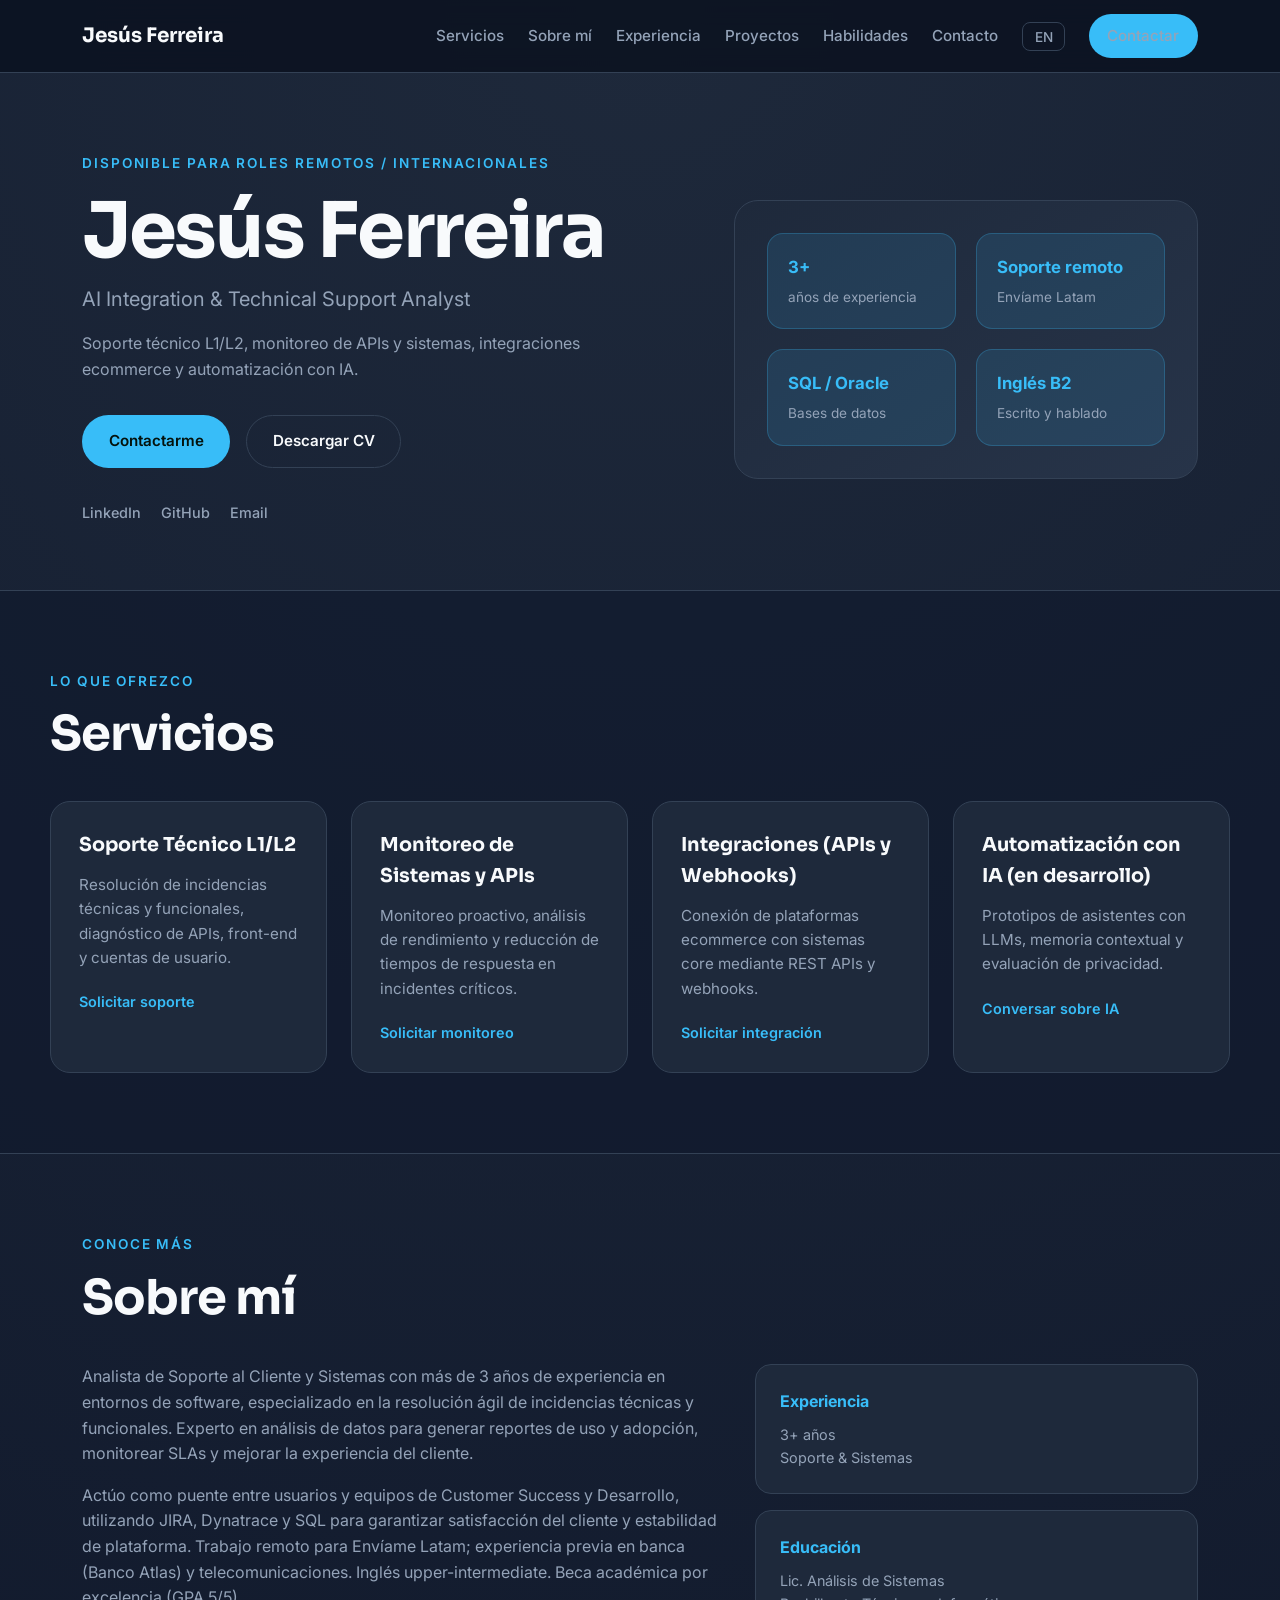
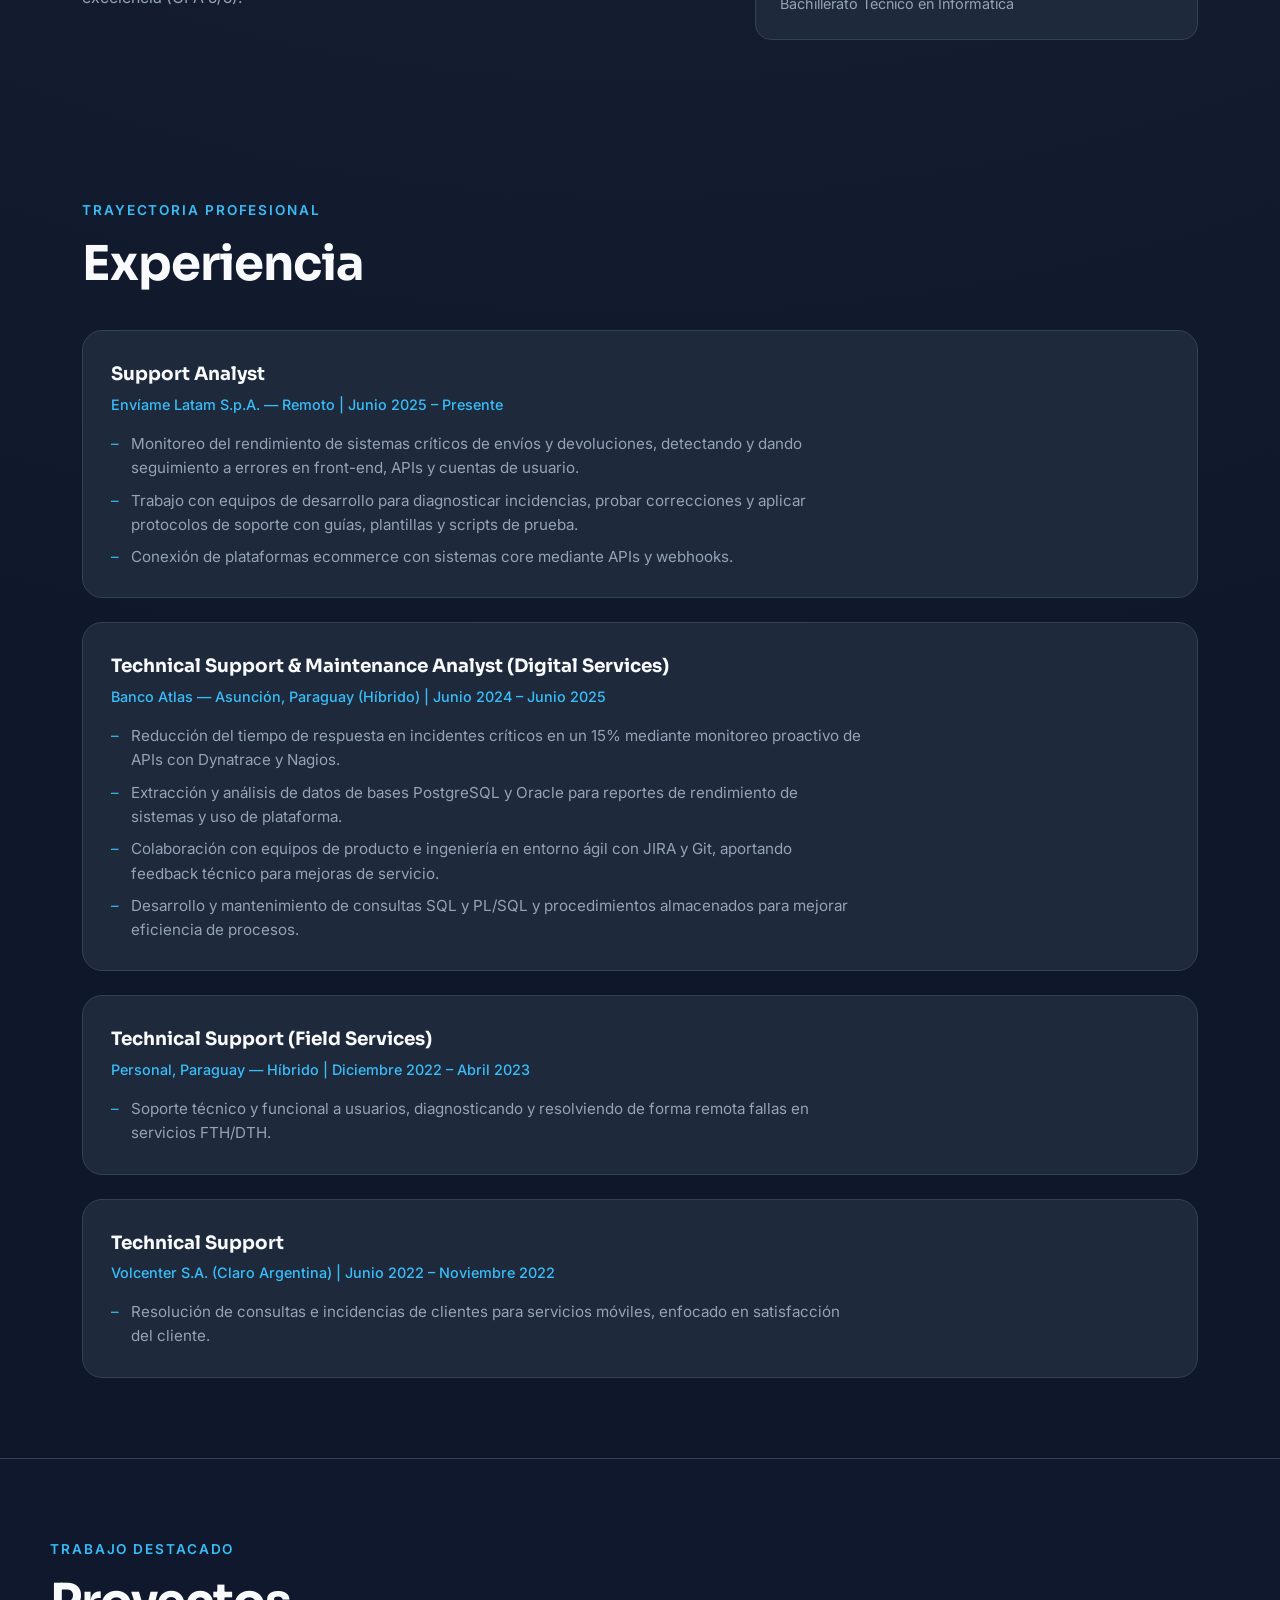
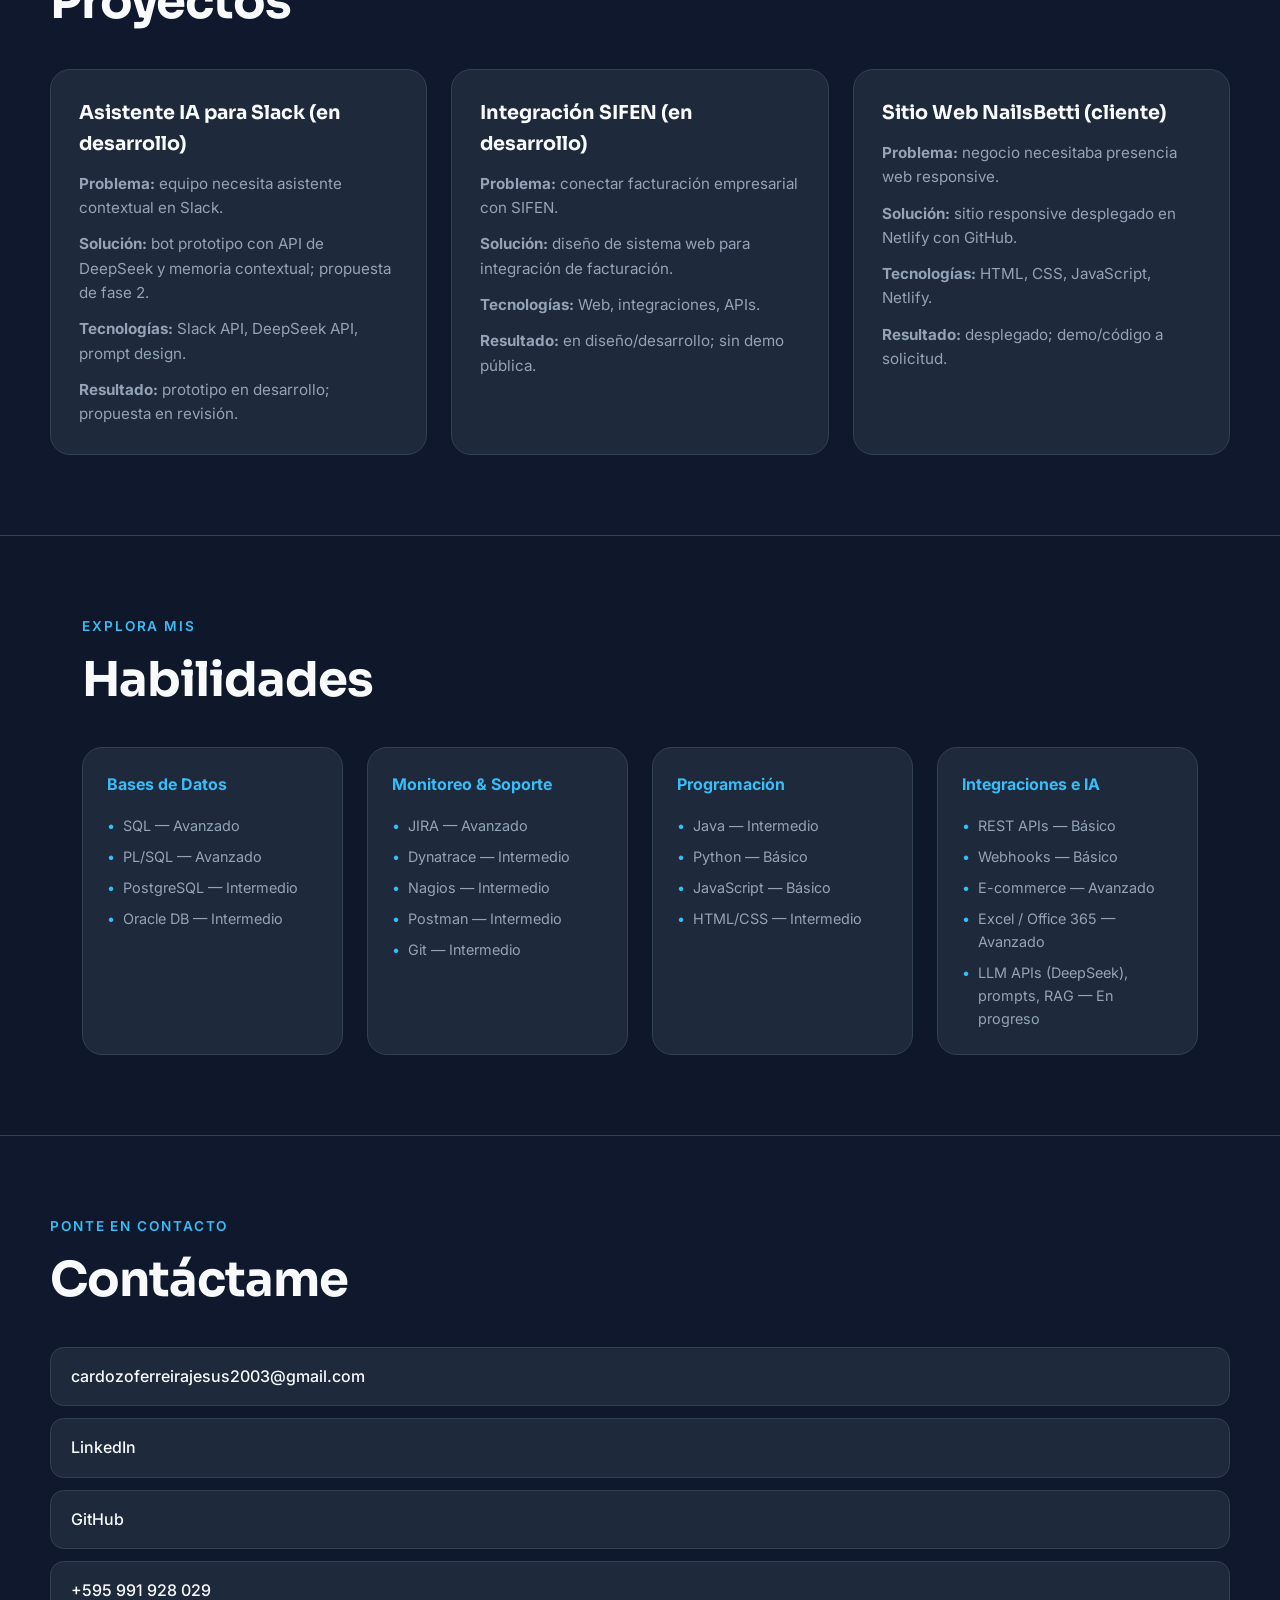
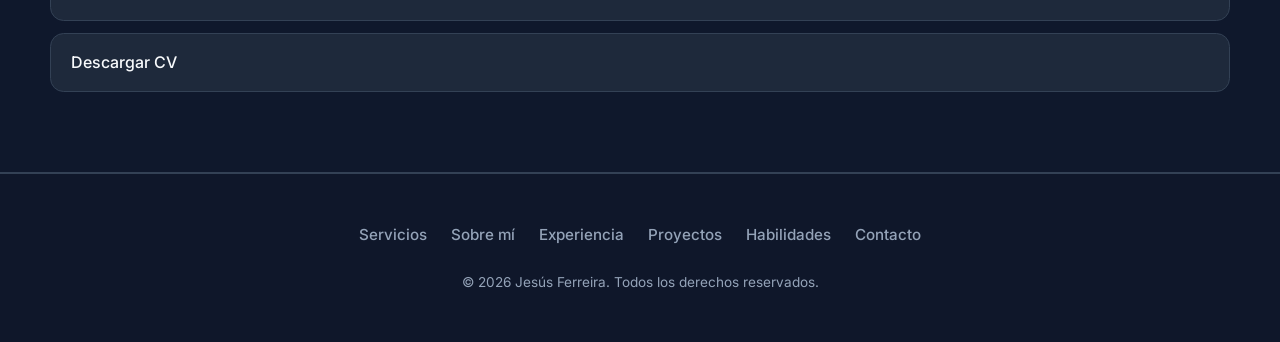
<file: index.html>
<!DOCTYPE html>
<html lang="es">
<head>
    <meta charset="UTF-8">
    <meta name="viewport" content="width=device-width, initial-scale=1.0">
    <title>Jesús Ferreira | Analista de Soporte Técnico e Integraciones</title>
    <meta name="description" content="Portafolio de Jesús Ferreira: soporte técnico remoto, monitoreo, integraciones API/webhook y automatización con IA.">
    <meta name="author" content="Jesús Antonio Ferreira Cardozo">
    <meta name="theme-color" content="#0f172a">
        <link rel="canonical" href="https://jesusantonioferreiracardozo.netlify.app/">
    <link rel="alternate" hreflang="es" href="https://jesusantonioferreiracardozo.netlify.app/">
    <link rel="alternate" hreflang="en" href="https://jesusantonioferreiracardozo.netlify.app/en/">

    <meta property="og:type" content="website">
    <meta property="og:locale" content="es_PY">
    <meta property="og:title" content="Jesús Ferreira | Analista de Soporte Técnico e Integraciones">
    <meta property="og:description" content="Soporte remoto L1/L2, monitoreo de sistemas/APIs, integraciones ecommerce y automatización con IA.">
    <meta property="og:image" content="https://jesusantonioferreiracardozo.netlify.app/assets/profile-pic.png">
    <meta property="og:url" content="https://jesusantonioferreiracardozo.netlify.app/">
    <meta name="twitter:card" content="summary">

    <link rel="stylesheet" href="style.css">
    <link rel="stylesheet" href="mediaqueries.css">

    <script type="application/ld+json">
    {
      "@context": "https://schema.org",
      "@type": "Person",
      "name": "Jesús Antonio Ferreira Cardozo",
      "alternateName": "Jesús Ferreira",
      "jobTitle": "AI Integration & Technical Support Analyst",
      "email": "mailto:cardozoferreirajesus2003@gmail.com",
      "telephone": "+595991928029",
      "url": "https://jesusantonioferreiracardozo.netlify.app/",
      "address": {"@type": "PostalAddress", "addressLocality": "San Lorenzo", "addressCountry": "PY"},
      "sameAs": ["https://www.linkedin.com/in/jes%C3%BAs-ferreira-cardozo-a3a8511b9/", "https://github.com/jesussferreira"],
      "knowsLanguage": ["Spanish", "English"],
      "alumniOf": "Universidad Tecnológica Intercontinental (UTIC)"
    }
    </script>
</head>
<body>
    <a class="skip-link" href="#contenido">Saltar al contenido</a>

    <header class="site-header">
        <nav class="site-nav" aria-label="Navegación principal">
            <a class="logo" href="#inicio">Jesús Ferreira</a>
            <button class="menu-toggle" type="button" aria-label="Abrir menú" aria-expanded="false" aria-controls="menu-movil">
                <span></span><span></span><span></span>
            </button>
            <ul class="nav-list" id="menu-movil">
                <li><a href="#servicios">Servicios</a></li>
                <li><a href="#sobre-mi">Sobre mí</a></li>
                <li><a href="#experiencia">Experiencia</a></li>
                <li><a href="#proyectos">Proyectos</a></li>
                <li><a href="#habilidades">Habilidades</a></li>
                <li><a href="#contacto">Contacto</a></li>
                <li class="lang-switch"><a href="./en/" lang="en" hreflang="en">EN</a></li>
                <li class="nav-cta"><a class="btn btn-primary btn-small" href="#contacto">Contactar</a></li>
            </ul>
        </nav>
    </header>

    <main id="contenido">
        <section id="inicio" class="hero">
            <div class="hero-copy">
                <p class="eyebrow">Disponible para roles remotos / internacionales</p>
                <h1>Jesús Ferreira</h1>
                <p class="hero-role">AI Integration & Technical Support Analyst</p>
                <p class="hero-text">
                    Soporte técnico L1/L2, monitoreo de APIs y sistemas,
                    integraciones ecommerce y automatización con IA.
                </p>
                <div class="hero-actions">
                    <a class="btn btn-primary" href="#contacto">Contactarme</a>
                    <a class="btn btn-secondary" href="./assets/Jesus%20Ferreira.pdf" target="_blank" rel="noopener noreferrer">Descargar CV</a>
                </div>
                <ul class="social-links" aria-label="Redes">
                    <li><a href="https://www.linkedin.com/in/jes%C3%BAs-ferreira-cardozo-a3a8511b9/" target="_blank" rel="noopener noreferrer">LinkedIn</a></li>
                    <li><a href="https://github.com/jesussferreira" target="_blank" rel="noopener noreferrer">GitHub</a></li>
                    <li><a href="mailto:cardozoferreirajesus2003@gmail.com">Email</a></li>
                </ul>
            </div>
            <aside class="hero-panel" aria-label="Resumen profesional">
                <div class="metric"><strong>3+</strong><span>años de experiencia</span></div>
                <div class="metric"><strong>Soporte remoto</strong><span>Envíame Latam</span></div>
                <div class="metric"><strong>SQL / Oracle</strong><span>Bases de datos</span></div>
                <div class="metric"><strong>Inglés B2</strong><span>Escrito y hablado</span></div>
            </aside>
        </section>

        <section id="servicios" class="section section-alt">
            <div class="section-heading">
                <p class="eyebrow">Lo que ofrezco</p>
                <h2>Servicios</h2>
            </div>
            <div class="card-grid">
                <article class="card">
                    <h3>Soporte Técnico L1/L2</h3>
                    <p>Resolución de incidencias técnicas y funcionales, diagnóstico de APIs, front-end y cuentas de usuario.</p>
                    <a class="card-link" href="#contacto">Solicitar soporte</a>
                </article>
                <article class="card">
                    <h3>Monitoreo de Sistemas y APIs</h3>
                    <p>Monitoreo proactivo, análisis de rendimiento y reducción de tiempos de respuesta en incidentes críticos.</p>
                    <a class="card-link" href="#contacto">Solicitar monitoreo</a>
                </article>
                <article class="card">
                    <h3>Integraciones (APIs y Webhooks)</h3>
                    <p>Conexión de plataformas ecommerce con sistemas core mediante REST APIs y webhooks.</p>
                    <a class="card-link" href="#contacto">Solicitar integración</a>
                </article>
                <article class="card">
                    <h3>Automatización con IA (en desarrollo)</h3>
                    <p>Prototipos de asistentes con LLMs, memoria contextual y evaluación de privacidad.</p>
                    <a class="card-link" href="#contacto">Conversar sobre IA</a>
                </article>
            </div>
        </section>

        <section id="sobre-mi" class="section">
            <div class="section-heading single">
                <p class="eyebrow">Conoce más</p>
                <h2>Sobre mí</h2>
            </div>
            <div class="about-layout">
                <div class="about-text">
                    <p>
                        Analista de Soporte al Cliente y Sistemas con más de 3 años de experiencia en entornos de software,
                        especializado en la resolución ágil de incidencias técnicas y funcionales. Experto en análisis de datos
                        para generar reportes de uso y adopción, monitorear SLAs y mejorar la experiencia del cliente.
                    </p>
                    <p>
                        Actúo como puente entre usuarios y equipos de Customer Success y Desarrollo, utilizando JIRA,
                        Dynatrace y SQL para garantizar satisfacción del cliente y estabilidad de plataforma.
                        Trabajo remoto para Envíame Latam; experiencia previa en banca (Banco Atlas) y telecomunicaciones.
                        Inglés upper-intermediate. Beca académica por excelencia (GPA 5/5).
                    </p>
                </div>
                <div class="about-cards">
                    <div class="mini-card">
                        <h3>Experiencia</h3>
                        <p>3+ años<br>Soporte & Sistemas</p>
                    </div>
                    <div class="mini-card">
                        <h3>Educación</h3>
                        <p>Lic. Análisis de Sistemas<br>Bachillerato Técnico en Informática</p>
                    </div>
                </div>
            </div>
        </section>

        <section id="experiencia" class="section">
            <div class="section-heading">
                <p class="eyebrow">Trayectoria profesional</p>
                <h2>Experiencia</h2>
            </div>
            <div class="experience-list">
                <article class="experience-item">
                    <div class="experience-head">
                        <h3>Support Analyst</h3>
                        <p class="experience-meta">Envíame Latam S.p.A. — Remoto | Junio 2025 – Presente</p>
                    </div>
                    <ul>
                        <li>Monitoreo del rendimiento de sistemas críticos de envíos y devoluciones, detectando y dando seguimiento a errores en front-end, APIs y cuentas de usuario.</li>
                        <li>Trabajo con equipos de desarrollo para diagnosticar incidencias, probar correcciones y aplicar protocolos de soporte con guías, plantillas y scripts de prueba.</li>
                        <li>Conexión de plataformas ecommerce con sistemas core mediante APIs y webhooks.</li>
                    </ul>
                </article>
                <article class="experience-item">
                    <div class="experience-head">
                        <h3>Technical Support & Maintenance Analyst (Digital Services)</h3>
                        <p class="experience-meta">Banco Atlas — Asunción, Paraguay (Híbrido) | Junio 2024 – Junio 2025</p>
                    </div>
                    <ul>
                        <li>Reducción del tiempo de respuesta en incidentes críticos en un 15% mediante monitoreo proactivo de APIs con Dynatrace y Nagios.</li>
                        <li>Extracción y análisis de datos de bases PostgreSQL y Oracle para reportes de rendimiento de sistemas y uso de plataforma.</li>
                        <li>Colaboración con equipos de producto e ingeniería en entorno ágil con JIRA y Git, aportando feedback técnico para mejoras de servicio.</li>
                        <li>Desarrollo y mantenimiento de consultas SQL y PL/SQL y procedimientos almacenados para mejorar eficiencia de procesos.</li>
                    </ul>
                </article>
                <article class="experience-item">
                    <div class="experience-head">
                        <h3>Technical Support (Field Services)</h3>
                        <p class="experience-meta">Personal, Paraguay — Híbrido | Diciembre 2022 – Abril 2023</p>
                    </div>
                    <ul>
                        <li>Soporte técnico y funcional a usuarios, diagnosticando y resolviendo de forma remota fallas en servicios FTH/DTH.</li>
                    </ul>
                </article>
                <article class="experience-item">
                    <div class="experience-head">
                        <h3>Technical Support</h3>
                        <p class="experience-meta">Volcenter S.A. (Claro Argentina) | Junio 2022 – Noviembre 2022</p>
                    </div>
                    <ul>
                        <li>Resolución de consultas e incidencias de clientes para servicios móviles, enfocado en satisfacción del cliente.</li>
                    </ul>
                </article>
            </div>
        </section>

        <section id="proyectos" class="section section-alt">
            <div class="section-heading">
                <p class="eyebrow">Trabajo destacado</p>
                <h2>Proyectos</h2>
            </div>
            <div class="card-grid">
                <article class="card">
                    <h3>Asistente IA para Slack (en desarrollo)</h3>
                    <p><strong>Problema:</strong> equipo necesita asistente contextual en Slack.</p>
                    <p><strong>Solución:</strong> bot prototipo con API de DeepSeek y memoria contextual; propuesta de fase 2.</p>
                    <p><strong>Tecnologías:</strong> Slack API, DeepSeek API, prompt design.</p>
                    <p><strong>Resultado:</strong> prototipo en desarrollo; propuesta en revisión.</p>
                </article>
                <article class="card">
                    <h3>Integración SIFEN (en desarrollo)</h3>
                    <p><strong>Problema:</strong> conectar facturación empresarial con SIFEN.</p>
                    <p><strong>Solución:</strong> diseño de sistema web para integración de facturación.</p>
                    <p><strong>Tecnologías:</strong> Web, integraciones, APIs.</p>
                    <p><strong>Resultado:</strong> en diseño/desarrollo; sin demo pública.</p>
                </article>
                <article class="card">
                    <h3>Sitio Web NailsBetti (cliente)</h3>
                    <p><strong>Problema:</strong> negocio necesitaba presencia web responsive.</p>
                    <p><strong>Solución:</strong> sitio responsive desplegado en Netlify con GitHub.</p>
                    <p><strong>Tecnologías:</strong> HTML, CSS, JavaScript, Netlify.</p>
                    <p><strong>Resultado:</strong> desplegado; demo/código a solicitud.</p>
                </article>
            </div>
        </section>

        <section id="habilidades" class="section">
            <div class="section-heading">
                <p class="eyebrow">Explora mis</p>
                <h2>Habilidades</h2>
            </div>
            <div class="skills-groups">
                <div class="skill-group">
                    <h3>Bases de Datos</h3>
                    <ul>
                        <li>SQL — Avanzado</li>
                        <li>PL/SQL — Avanzado</li>
                        <li>PostgreSQL — Intermedio</li>
                        <li>Oracle DB — Intermedio</li>
                    </ul>
                </div>
                <div class="skill-group">
                    <h3>Monitoreo & Soporte</h3>
                    <ul>
                        <li>JIRA — Avanzado</li>
                        <li>Dynatrace — Intermedio</li>
                        <li>Nagios — Intermedio</li>
                        <li>Postman — Intermedio</li>
                        <li>Git — Intermedio</li>
                    </ul>
                </div>
                <div class="skill-group">
                    <h3>Programación</h3>
                    <ul>
                        <li>Java — Intermedio</li>
                        <li>Python — Básico</li>
                        <li>JavaScript — Básico</li>
                        <li>HTML/CSS — Intermedio</li>
                    </ul>
                </div>
                <div class="skill-group">
                    <h3>Integraciones e IA</h3>
                    <ul>
                        <li>REST APIs — Básico</li>
                        <li>Webhooks — Básico</li>
                        <li>E-commerce — Avanzado</li>
                        <li>Excel / Office 365 — Avanzado</li>
                        <li>LLM APIs (DeepSeek), prompts, RAG — En progreso</li>
                    </ul>
                </div>
            </div>
        </section>

        <section id="contacto" class="section section-alt">
            <div class="section-heading">
                <p class="eyebrow">Ponte en contacto</p>
                <h2>Contáctame</h2>
            </div>
            <div class="contact-info">
                <a href="mailto:cardozoferreirajesus2003@gmail.com">cardozoferreirajesus2003@gmail.com</a>
                <a href="https://www.linkedin.com/in/jes%C3%BAs-ferreira-cardozo-a3a8511b9/" target="_blank" rel="noopener noreferrer">LinkedIn</a>
                <a href="https://github.com/jesussferreira" target="_blank" rel="noopener noreferrer">GitHub</a>
                <a href="tel:+595991928029">+595 991 928 029</a>
                <a href="./assets/Jesus%20Ferreira.pdf" target="_blank" rel="noopener noreferrer">Descargar CV</a>
            </div>
        </section>
    </main>

    <footer class="site-footer">
        <nav aria-label="Navegación secundaria">
            <ul class="nav-list center">
                <li><a href="#servicios">Servicios</a></li>
                <li><a href="#sobre-mi">Sobre mí</a></li>
                <li><a href="#experiencia">Experiencia</a></li>
                <li><a href="#proyectos">Proyectos</a></li>
                <li><a href="#habilidades">Habilidades</a></li>
                <li><a href="#contacto">Contacto</a></li>
            </ul>
        </nav>
        <p>© 2026 Jesús Ferreira. Todos los derechos reservados.</p>
    </footer>

    <script src="script.js"></script>
</body>
</html>
</file>
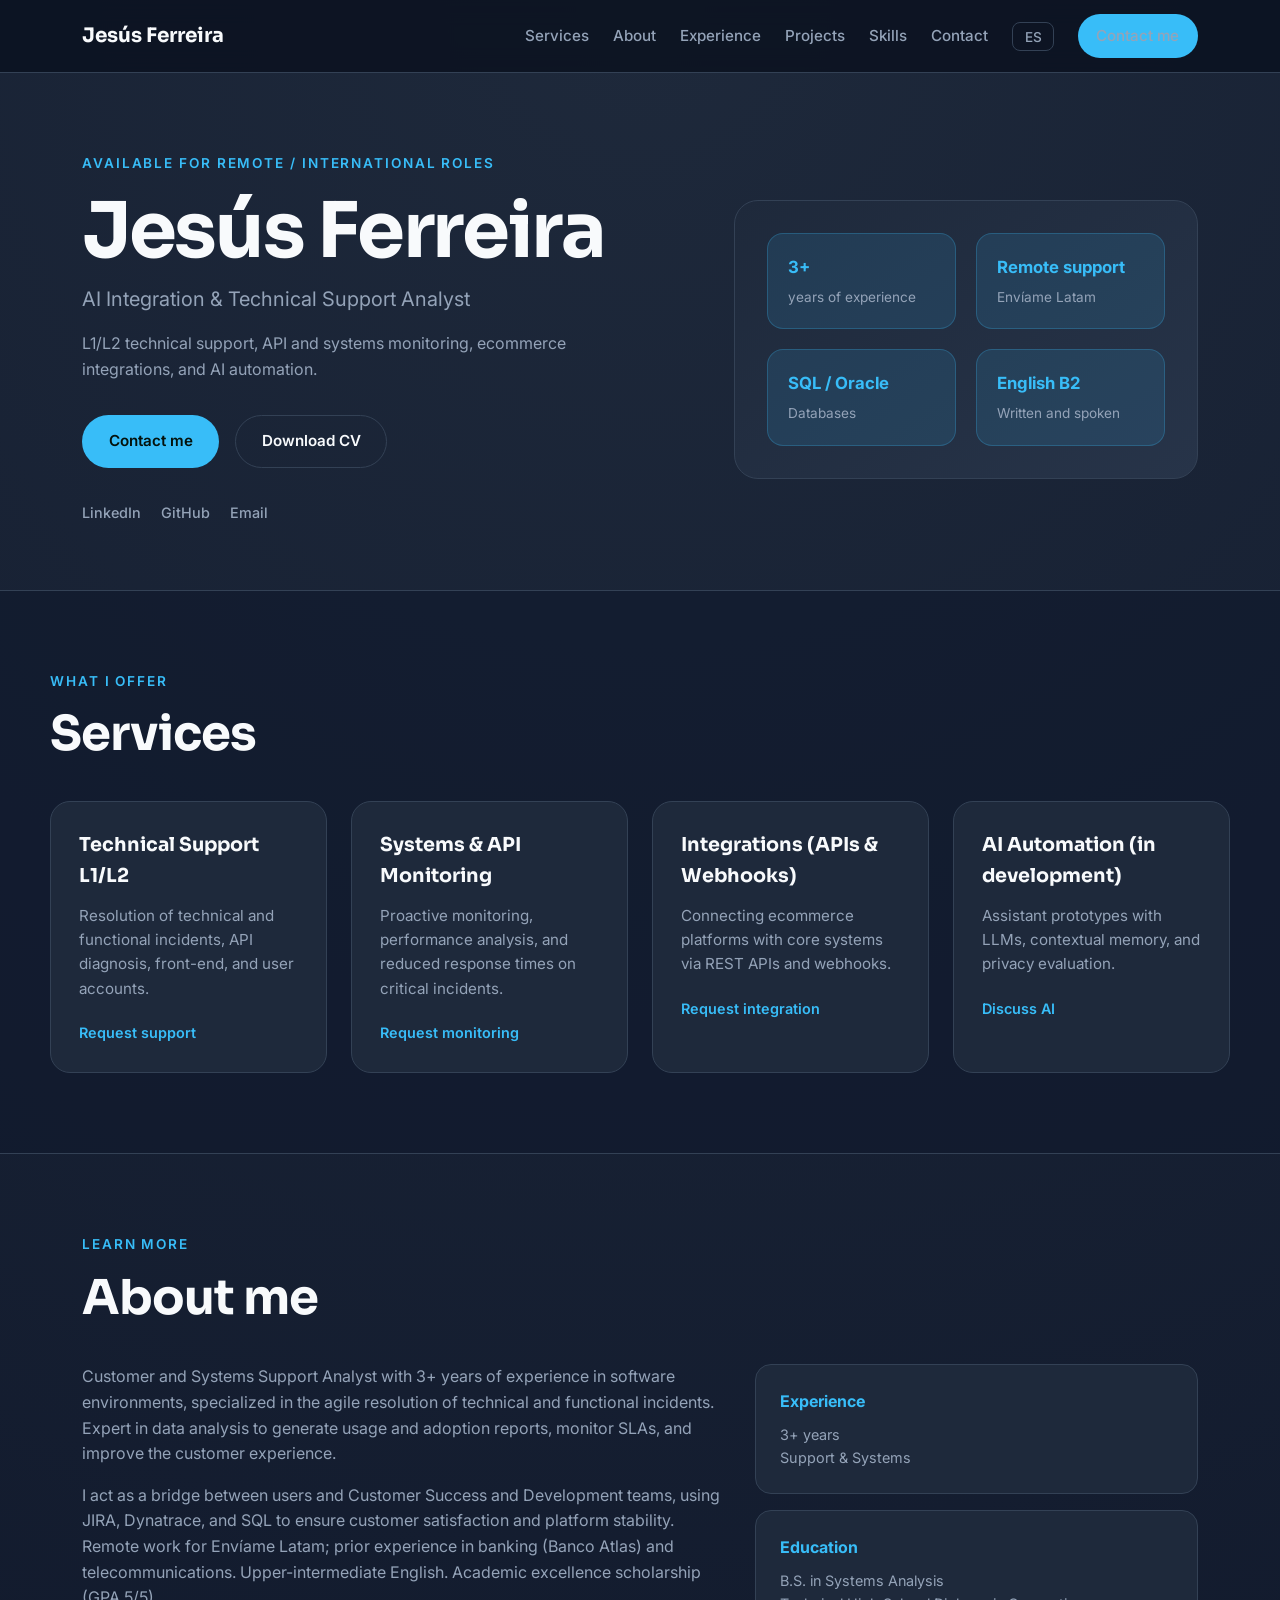
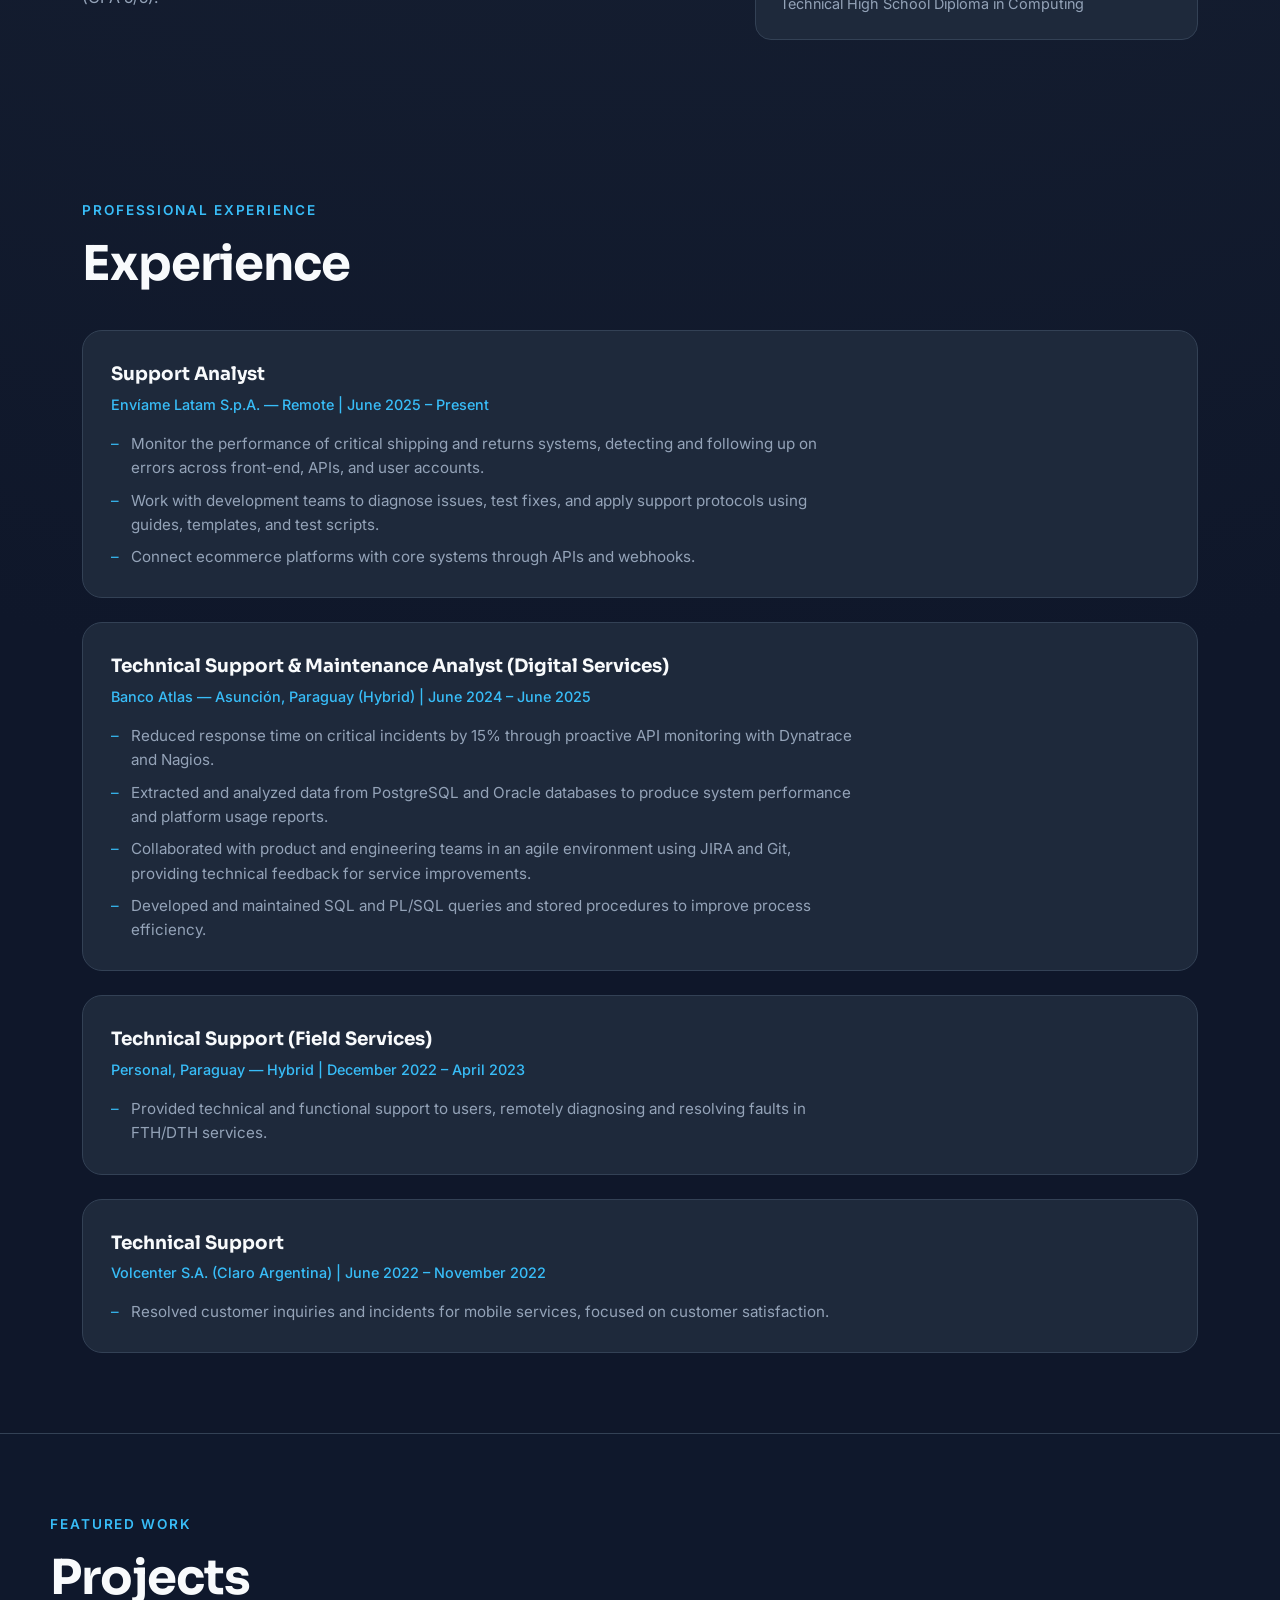
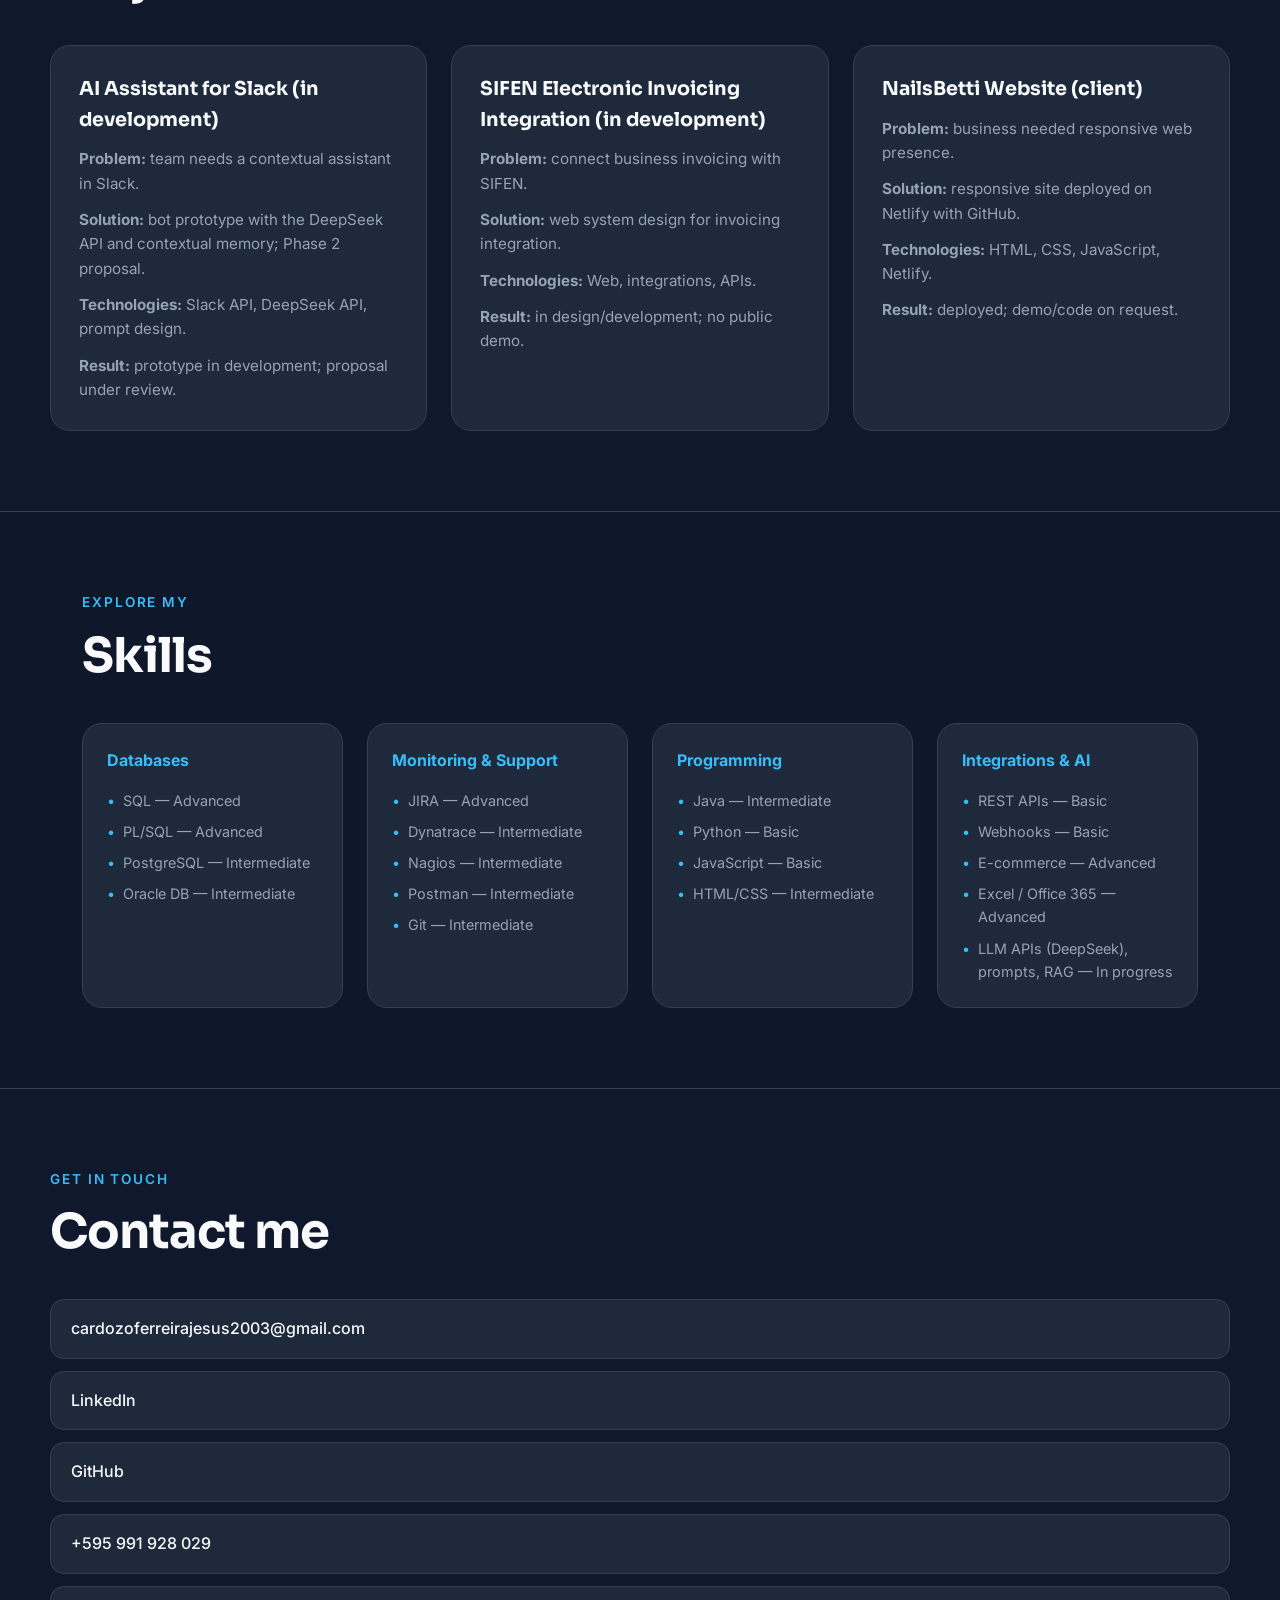
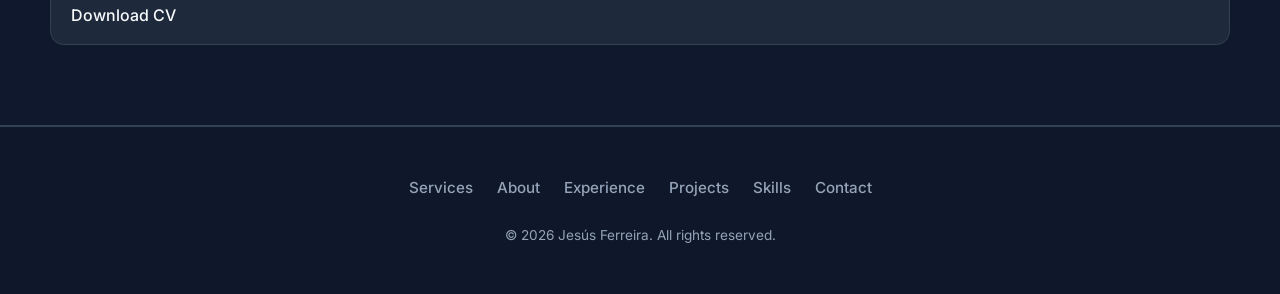
<file: en/index.html>
<!DOCTYPE html>
<html lang="en">
<head>
    <meta charset="UTF-8">
    <meta name="viewport" content="width=device-width, initial-scale=1.0">
    <title>Jesús Ferreira | Technical Support & Integrations Analyst</title>
    <meta name="description" content="Portfolio of Jesús Ferreira: remote technical support, system monitoring, API/webhook integrations, and AI automation.">
    <meta name="author" content="Jesús Antonio Ferreira Cardozo">
    <meta name="theme-color" content="#0f172a">
    <link rel="canonical" href="https://jesusantonioferreiracardozo.netlify.app/en/">
    <link rel="alternate" hreflang="es" href="https://jesusantonioferreiracardozo.netlify.app/">
    <link rel="alternate" hreflang="en" href="https://jesusantonioferreiracardozo.netlify.app/en/">

    <meta property="og:type" content="website">
    <meta property="og:locale" content="en_US">
    <meta property="og:title" content="Jesús Ferreira | Technical Support & Integrations Analyst">
    <meta property="og:description" content="Remote L1/L2 support, system/API monitoring, ecommerce integrations, and AI automation.">
    <meta property="og:image" content="https://jesusantonioferreiracardozo.netlify.app/assets/profile-pic.png">
    <meta property="og:url" content="https://jesusantonioferreiracardozo.netlify.app/en/">
    <meta name="twitter:card" content="summary">

    <link rel="stylesheet" href="../style.css">
    <link rel="stylesheet" href="../mediaqueries.css">

    <script type="application/ld+json">
    {
      "@context": "https://schema.org",
      "@type": "Person",
      "name": "Jesús Antonio Ferreira Cardozo",
      "alternateName": "Jesús Ferreira",
      "jobTitle": "AI Integration & Technical Support Analyst",
      "email": "mailto:cardozoferreirajesus2003@gmail.com",
      "telephone": "+595991928029",
      "url": "https://jesusantonioferreiracardozo.netlify.app/en/",
      "address": {"@type": "PostalAddress", "addressLocality": "San Lorenzo", "addressCountry": "PY"},
      "sameAs": ["https://www.linkedin.com/in/jes%C3%BAs-ferreira-cardozo-a3a8511b9/", "https://github.com/jesussferreira"],
      "knowsLanguage": ["Spanish", "English"],
      "alumniOf": "Universidad Tecnológica Intercontinental (UTIC)"
    }
    </script>
</head>
<body>
    <a class="skip-link" href="#contenido">Skip to content</a>

    <header class="site-header">
        <nav class="site-nav" aria-label="Main navigation">
            <a class="logo" href="#inicio">Jesús Ferreira</a>
            <button class="menu-toggle" type="button" aria-label="Open menu" aria-expanded="false" aria-controls="menu-movil">
                <span></span><span></span><span></span>
            </button>
            <ul class="nav-list" id="menu-movil">
                <li><a href="#servicios">Services</a></li>
                <li><a href="#sobre-mi">About</a></li>
                <li><a href="#experiencia">Experience</a></li>
                <li><a href="#proyectos">Projects</a></li>
                <li><a href="#habilidades">Skills</a></li>
                <li><a href="#contacto">Contact</a></li>
                <li class="lang-switch"><a href="../" lang="es" hreflang="es">ES</a></li>
                <li class="nav-cta"><a class="btn btn-primary btn-small" href="#contacto">Contact me</a></li>
            </ul>
        </nav>
    </header>

    <main id="contenido">
        <section id="inicio" class="hero">
            <div class="hero-copy">
                <p class="eyebrow">Available for remote / international roles</p>
                <h1>Jesús Ferreira</h1>
                <p class="hero-role">AI Integration & Technical Support Analyst</p>
                <p class="hero-text">
                    L1/L2 technical support, API and systems monitoring,
                    ecommerce integrations, and AI automation.
                </p>
                <div class="hero-actions">
                    <a class="btn btn-primary" href="#contacto">Contact me</a>
                    <a class="btn btn-secondary" href="../assets/Jesus%20Ferreira.pdf" target="_blank" rel="noopener noreferrer">Download CV</a>
                </div>
                <ul class="social-links" aria-label="Social links">
                    <li><a href="https://www.linkedin.com/in/jes%C3%BAs-ferreira-cardozo-a3a8511b9/" target="_blank" rel="noopener noreferrer">LinkedIn</a></li>
                    <li><a href="https://github.com/jesussferreira" target="_blank" rel="noopener noreferrer">GitHub</a></li>
                    <li><a href="mailto:cardozoferreirajesus2003@gmail.com">Email</a></li>
                </ul>
            </div>
            <aside class="hero-panel" aria-label="Professional summary">
                <div class="metric"><strong>3+</strong><span>years of experience</span></div>
                <div class="metric"><strong>Remote support</strong><span>Envíame Latam</span></div>
                <div class="metric"><strong>SQL / Oracle</strong><span>Databases</span></div>
                <div class="metric"><strong>English B2</strong><span>Written and spoken</span></div>
            </aside>
        </section>

        <section id="servicios" class="section section-alt">
            <div class="section-heading">
                <p class="eyebrow">What I offer</p>
                <h2>Services</h2>
            </div>
            <div class="card-grid">
                <article class="card">
                    <h3>Technical Support L1/L2</h3>
                    <p>Resolution of technical and functional incidents, API diagnosis, front-end, and user accounts.</p>
                    <a class="card-link" href="#contacto">Request support</a>
                </article>
                <article class="card">
                    <h3>Systems & API Monitoring</h3>
                    <p>Proactive monitoring, performance analysis, and reduced response times on critical incidents.</p>
                    <a class="card-link" href="#contacto">Request monitoring</a>
                </article>
                <article class="card">
                    <h3>Integrations (APIs & Webhooks)</h3>
                    <p>Connecting ecommerce platforms with core systems via REST APIs and webhooks.</p>
                    <a class="card-link" href="#contacto">Request integration</a>
                </article>
                <article class="card">
                    <h3>AI Automation (in development)</h3>
                    <p>Assistant prototypes with LLMs, contextual memory, and privacy evaluation.</p>
                    <a class="card-link" href="#contacto">Discuss AI</a>
                </article>
            </div>
        </section>

        <section id="sobre-mi" class="section">
            <div class="section-heading single">
                <p class="eyebrow">Learn more</p>
                <h2>About me</h2>
            </div>
            <div class="about-layout">
                <div class="about-text">
                    <p>
                        Customer and Systems Support Analyst with 3+ years of experience in software environments,
                        specialized in the agile resolution of technical and functional incidents. Expert in data analysis
                        to generate usage and adoption reports, monitor SLAs, and improve the customer experience.
                    </p>
                    <p>
                        I act as a bridge between users and Customer Success and Development teams, using JIRA,
                        Dynatrace, and SQL to ensure customer satisfaction and platform stability.
                        Remote work for Envíame Latam; prior experience in banking (Banco Atlas) and telecommunications.
                        Upper-intermediate English. Academic excellence scholarship (GPA 5/5).
                    </p>
                </div>
                <div class="about-cards">
                    <div class="mini-card">
                        <h3>Experience</h3>
                        <p>3+ years<br>Support & Systems</p>
                    </div>
                    <div class="mini-card">
                        <h3>Education</h3>
                        <p>B.S. in Systems Analysis<br>Technical High School Diploma in Computing</p>
                    </div>
                </div>
            </div>
        </section>

        <section id="experiencia" class="section">
            <div class="section-heading">
                <p class="eyebrow">Professional experience</p>
                <h2>Experience</h2>
            </div>
            <div class="experience-list">
                <article class="experience-item">
                    <div class="experience-head">
                        <h3>Support Analyst</h3>
                        <p class="experience-meta">Envíame Latam S.p.A. — Remote | June 2025 – Present</p>
                    </div>
                    <ul>
                        <li>Monitor the performance of critical shipping and returns systems, detecting and following up on errors across front-end, APIs, and user accounts.</li>
                        <li>Work with development teams to diagnose issues, test fixes, and apply support protocols using guides, templates, and test scripts.</li>
                        <li>Connect ecommerce platforms with core systems through APIs and webhooks.</li>
                    </ul>
                </article>
                <article class="experience-item">
                    <div class="experience-head">
                        <h3>Technical Support & Maintenance Analyst (Digital Services)</h3>
                        <p class="experience-meta">Banco Atlas — Asunción, Paraguay (Hybrid) | June 2024 – June 2025</p>
                    </div>
                    <ul>
                        <li>Reduced response time on critical incidents by 15% through proactive API monitoring with Dynatrace and Nagios.</li>
                        <li>Extracted and analyzed data from PostgreSQL and Oracle databases to produce system performance and platform usage reports.</li>
                        <li>Collaborated with product and engineering teams in an agile environment using JIRA and Git, providing technical feedback for service improvements.</li>
                        <li>Developed and maintained SQL and PL/SQL queries and stored procedures to improve process efficiency.</li>
                    </ul>
                </article>
                <article class="experience-item">
                    <div class="experience-head">
                        <h3>Technical Support (Field Services)</h3>
                        <p class="experience-meta">Personal, Paraguay — Hybrid | December 2022 – April 2023</p>
                    </div>
                    <ul>
                        <li>Provided technical and functional support to users, remotely diagnosing and resolving faults in FTH/DTH services.</li>
                    </ul>
                </article>
                <article class="experience-item">
                    <div class="experience-head">
                        <h3>Technical Support</h3>
                        <p class="experience-meta">Volcenter S.A. (Claro Argentina) | June 2022 – November 2022</p>
                    </div>
                    <ul>
                        <li>Resolved customer inquiries and incidents for mobile services, focused on customer satisfaction.</li>
                    </ul>
                </article>
            </div>
        </section>

        <section id="proyectos" class="section section-alt">
            <div class="section-heading">
                <p class="eyebrow">Featured work</p>
                <h2>Projects</h2>
            </div>
            <div class="card-grid">
                <article class="card">
                    <h3>AI Assistant for Slack (in development)</h3>
                    <p><strong>Problem:</strong> team needs a contextual assistant in Slack.</p>
                    <p><strong>Solution:</strong> bot prototype with the DeepSeek API and contextual memory; Phase 2 proposal.</p>
                    <p><strong>Technologies:</strong> Slack API, DeepSeek API, prompt design.</p>
                    <p><strong>Result:</strong> prototype in development; proposal under review.</p>
                </article>
                <article class="card">
                    <h3>SIFEN Electronic Invoicing Integration (in development)</h3>
                    <p><strong>Problem:</strong> connect business invoicing with SIFEN.</p>
                    <p><strong>Solution:</strong> web system design for invoicing integration.</p>
                    <p><strong>Technologies:</strong> Web, integrations, APIs.</p>
                    <p><strong>Result:</strong> in design/development; no public demo.</p>
                </article>
                <article class="card">
                    <h3>NailsBetti Website (client)</h3>
                    <p><strong>Problem:</strong> business needed responsive web presence.</p>
                    <p><strong>Solution:</strong> responsive site deployed on Netlify with GitHub.</p>
                    <p><strong>Technologies:</strong> HTML, CSS, JavaScript, Netlify.</p>
                    <p><strong>Result:</strong> deployed; demo/code on request.</p>
                </article>
            </div>
        </section>

        <section id="habilidades" class="section">
            <div class="section-heading">
                <p class="eyebrow">Explore my</p>
                <h2>Skills</h2>
            </div>
            <div class="skills-groups">
                <div class="skill-group">
                    <h3>Databases</h3>
                    <ul>
                        <li>SQL — Advanced</li>
                        <li>PL/SQL — Advanced</li>
                        <li>PostgreSQL — Intermediate</li>
                        <li>Oracle DB — Intermediate</li>
                    </ul>
                </div>
                <div class="skill-group">
                    <h3>Monitoring & Support</h3>
                    <ul>
                        <li>JIRA — Advanced</li>
                        <li>Dynatrace — Intermediate</li>
                        <li>Nagios — Intermediate</li>
                        <li>Postman — Intermediate</li>
                        <li>Git — Intermediate</li>
                    </ul>
                </div>
                <div class="skill-group">
                    <h3>Programming</h3>
                    <ul>
                        <li>Java — Intermediate</li>
                        <li>Python — Basic</li>
                        <li>JavaScript — Basic</li>
                        <li>HTML/CSS — Intermediate</li>
                    </ul>
                </div>
                <div class="skill-group">
                    <h3>Integrations & AI</h3>
                    <ul>
                        <li>REST APIs — Basic</li>
                        <li>Webhooks — Basic</li>
                        <li>E-commerce — Advanced</li>
                        <li>Excel / Office 365 — Advanced</li>
                        <li>LLM APIs (DeepSeek), prompts, RAG — In progress</li>
                    </ul>
                </div>
            </div>
        </section>

        <section id="contacto" class="section section-alt">
            <div class="section-heading">
                <p class="eyebrow">Get in touch</p>
                <h2>Contact me</h2>
            </div>
            <div class="contact-info">
                <a href="mailto:cardozoferreirajesus2003@gmail.com">cardozoferreirajesus2003@gmail.com</a>
                <a href="https://www.linkedin.com/in/jes%C3%BAs-ferreira-cardozo-a3a8511b9/" target="_blank" rel="noopener noreferrer">LinkedIn</a>
                <a href="https://github.com/jesussferreira" target="_blank" rel="noopener noreferrer">GitHub</a>
                <a href="tel:+595991928029">+595 991 928 029</a>
                <a href="../assets/Jesus%20Ferreira.pdf" target="_blank" rel="noopener noreferrer">Download CV</a>
            </div>
        </section>
    </main>

    <footer class="site-footer">
        <nav aria-label="Secondary navigation">
            <ul class="nav-list center">
                <li><a href="#servicios">Services</a></li>
                <li><a href="#sobre-mi">About</a></li>
                <li><a href="#experiencia">Experience</a></li>
                <li><a href="#proyectos">Projects</a></li>
                <li><a href="#habilidades">Skills</a></li>
                <li><a href="#contacto">Contact</a></li>
            </ul>
        </nav>
        <p>© 2026 Jesús Ferreira. All rights reserved.</p>
    </footer>

    <script src="../script.js"></script>
</body>
</html>
</file>
<file: style.css>
@import url("https://fonts.googleapis.com/css2?family=Inter:wght@300;400;500;600;700&family=Sora:wght@500;600;700&display=swap");

:root {
  --bg: #0f172a;
  --bg-2: #1e293b;
  --surface: #1e293b;
  --surface-2: #273449;
  --border: #334155;
  --text: #f8fafc;
  --text-muted: #94a3b8;
  --accent: #38bdf8;
  --accent-hover: #0ea5e9;
  --accent-soft: rgba(56,189,248,.12);
  --danger: #f87171;
  --max: 1180px;
}

* { margin: 0; padding: 0; box-sizing: border-box; }
html { scroll-behavior: smooth; font-size: 16px; }
body {
  font-family: "Inter", system-ui, sans-serif;
  background: radial-gradient(circle at top, #1e293b 0%, var(--bg) 45%);
  color: var(--text);
  line-height: 1.6;
  overflow-x: hidden;
}
img { max-width: 100%; height: auto; display: block; }
a { color: inherit; text-decoration: none; }
:focus-visible {
  outline: 3px solid var(--accent);
  outline-offset: 3px;
  border-radius: 8px;
}

.skip-link {
  position: absolute; left: -9999px; top: 0; z-index: 1000;
  background: var(--accent); color: #04120c; padding: .75rem 1.25rem; font-weight: 700;
}
.skip-link:focus { left: 0; }

/* Header */
.site-header {
  position: sticky; top: 0; z-index: 100;
  background: rgba(11,18,32,.85); backdrop-filter: blur(12px);
  border-bottom: 1px solid var(--border);
}
.site-nav {
  max-width: var(--max); margin: 0 auto; padding: 0 2rem;
  height: 72px; display: flex; align-items: center; justify-content: space-between; gap: 1rem;
}
.logo {
  font-family: "Sora", sans-serif; font-size: 1.25rem; font-weight: 700; color: var(--text);
}
.nav-list { list-style: none; display: flex; gap: 1.5rem; align-items: center; flex-wrap: wrap; }
.nav-list a { color: var(--text-muted); font-size: .95rem; font-weight: 500; }
.nav-list a:hover { color: var(--accent); }
.menu-toggle {
  display: none; flex-direction: column; gap: 5px; background: transparent; border: 0; cursor: pointer; padding: .5rem;
  min-width: 44px; min-height: 44px;
}
.menu-toggle span { width: 24px; height: 2px; background: var(--text); border-radius: 2px; }

/* Hero */
.hero {
  max-width: var(--max); margin: 0 auto; padding: 5rem 2rem 4rem;
  display: grid; grid-template-columns: 1.3fr 1fr; gap: 3rem; align-items: center;
}
.eyebrow {
  color: var(--accent); font-size: .85rem; font-weight: 600; letter-spacing: .14em;
  text-transform: uppercase; margin-bottom: 1rem;
}
.hero h1 {
  font-family: "Sora", sans-serif; font-size: clamp(2.5rem, 6vw, 4.8rem);
  line-height: 1.05; margin-bottom: .75rem; letter-spacing: -.03em;
}
.hero-role { font-size: 1.25rem; color: var(--text-muted); margin-bottom: 1rem; }
.hero-text { color: var(--text-muted); max-width: 34rem; margin-bottom: 2rem; }
.hero-actions { display: flex; gap: 1rem; flex-wrap: wrap; margin-bottom: 2rem; }
.btn {
  display: inline-flex; align-items: center; justify-content: center;
  padding: .85rem 1.6rem; border-radius: 999px; font-weight: 600; font-size: .95rem;
  border: 1px solid transparent; cursor: pointer;
}
.btn-primary { background: var(--accent); color: #04120c; }
.btn-primary:hover { background: var(--accent-hover); transform: translateY(-1px); }
.btn-secondary { border-color: var(--border); color: var(--text); background: transparent; }
.btn-secondary:hover { border-color: var(--accent); color: var(--accent); }
.btn-small { padding: .55rem 1.1rem; font-size: .85rem; min-height: 44px; }
.lang-switch a { border: 1px solid var(--border); border-radius: .5rem; padding: .35rem .7rem; font-size: .85rem; color: var(--text-muted); }
.btn { min-height: 44px; }
.social-links { list-style: none; display: flex; gap: 1.25rem; flex-wrap: wrap; }
.social-links a { color: var(--text-muted); font-size: .9rem; font-weight: 500; }
.social-links a:hover { color: var(--accent); }
.hero-panel {
  background: linear-gradient(145deg, var(--surface), var(--surface-2));
  border: 1px solid var(--border); border-radius: 1.5rem; padding: 2rem;
  display: grid; grid-template-columns: 1fr 1fr; gap: 1.25rem;
}
.metric {
  background: var(--accent-soft); border: 1px solid rgba(56,189,248,.25);
  border-radius: 1rem; padding: 1.25rem; display: flex; flex-direction: column; gap: .35rem;
}
.metric strong { font-size: 1.05rem; color: var(--accent); }
.metric span { font-size: .85rem; color: var(--text-muted); }

/* Sections */
.section { padding: 5rem 2rem; max-width: var(--max); margin: 0 auto; }
.section-alt { background: rgba(16,26,45,.65); border-top: 1px solid var(--border); border-bottom: 1px solid var(--border); max-width: none; padding-left: max(2rem, calc((100% - var(--max))/2)); padding-right: max(2rem, calc((100% - var(--max))/2)); }
.section-heading { margin-bottom: 2.5rem; }
.section-heading.single { text-align: left; }
.section-heading h2 {
  font-family: "Sora", sans-serif; font-size: clamp(2rem, 4vw, 3rem);
  line-height: 1.1; letter-spacing: -.02em;
}
.card-grid {
  display: grid; grid-template-columns: repeat(auto-fit, minmax(250px, 1fr)); gap: 1.5rem;
}
.card {
  background: var(--surface); border: 1px solid var(--border); border-radius: 1.25rem;
  padding: 1.75rem; display: flex; flex-direction: column; gap: .75rem;
}
.card h3 { font-family: "Sora", sans-serif; font-size: 1.2rem; color: var(--text); }
.card p { color: var(--text-muted); font-size: .95rem; }
.card-link { color: var(--accent); font-weight: 600; font-size: .9rem; margin-top: .5rem; }
.card-link:hover { text-decoration: underline; }

.about-layout { display: grid; grid-template-columns: 1.3fr .9fr; gap: 2rem; align-items: start; }
.about-text p { color: var(--text-muted); margin-bottom: 1rem; max-width: 75ch; }
.card p { max-width: 75ch; }
.experience-item li { max-width: 75ch; }
.about-cards { display: flex; flex-direction: column; gap: 1rem; }
.mini-card {
  background: var(--surface); border: 1px solid var(--border); border-radius: 1rem; padding: 1.5rem;
}
.mini-card h3 { font-size: 1rem; margin-bottom: .5rem; color: var(--accent); }
.mini-card p { color: var(--text-muted); font-size: .9rem; }

.skills-groups { display: grid; grid-template-columns: repeat(auto-fit, minmax(240px, 1fr)); gap: 1.5rem; }
.skill-group {
  background: var(--surface); border: 1px solid var(--border); border-radius: 1.25rem; padding: 1.5rem;
}
.skill-group h3 { font-size: 1rem; color: var(--accent); margin-bottom: 1rem; }
.skill-group ul { list-style: none; display: flex; flex-direction: column; gap: .5rem; }
.skill-group li { color: var(--text-muted); font-size: .9rem; padding-left: 1rem; position: relative; }
.skill-group li::before {
  content: "•"; position: absolute; left: 0; color: var(--accent);
}

.contact-info { display: flex; flex-direction: column; gap: .75rem; }
.contact-info a {
  background: var(--surface); border: 1px solid var(--border); border-radius: .85rem;
  padding: 1rem 1.25rem; color: var(--text); font-weight: 500;
}
.contact-info a:hover { border-color: var(--accent); color: var(--accent); }

.site-footer { border-top: 1px solid var(--border); padding: 3rem 2rem; text-align: center; }
.site-footer .nav-list { justify-content: center; margin-bottom: 1.5rem; }
.site-footer p { color: var(--text-muted); font-size: .85rem; }

/* Experience */
.experience-list { display: flex; flex-direction: column; gap: 1.5rem; }
.experience-item {
  background: var(--surface); border: 1px solid var(--border);
  border-radius: 1.25rem; padding: 1.75rem; display: flex; flex-direction: column; gap: .75rem;
}
.experience-head { display: flex; flex-direction: column; gap: .25rem; }
.experience-item h3 { font-family: "Sora", sans-serif; font-size: 1.15rem; color: var(--text); }
.experience-meta { color: var(--accent); font-size: .9rem; font-weight: 500; }
.experience-item ul { list-style: none; display: flex; flex-direction: column; gap: .5rem; margin-top: .25rem; }
.experience-item li { color: var(--text-muted); font-size: .95rem; padding-left: 1.25rem; position: relative; }
.experience-item li::before { content: "–"; position: absolute; left: 0; color: var(--accent); }

/* Reduced motion */
@media (prefers-reduced-motion: reduce) {
  html { scroll-behavior: auto; }
  *, *::before, *::after {
    animation-duration: .01ms !important; transition-duration: .01ms !important;
  }
}
</file>
<file: mediaqueries.css>
@media (max-width: 980px) {
  .hero { grid-template-columns: 1fr; padding-top: 3rem; }
  .hero-panel { grid-template-columns: repeat(2, 1fr); }
  .about-layout { grid-template-columns: 1fr; }
}

@media (max-width: 720px) {
  .menu-toggle { display: flex; }
  .nav-list {
    position: absolute; top: 72px; right: 1rem; left: 1rem;
    background: var(--surface); border: 1px solid var(--border);
    border-radius: 1rem; padding: 1rem; flex-direction: column; align-items: stretch;
    max-height: 0; overflow: hidden; opacity: 0; pointer-events: none;
    transition: max-height .25s ease, opacity .25s ease;
  }
  .nav-list.open { max-height: 400px; opacity: 1; pointer-events: auto; }
  .nav-list a { padding: .75rem; border-radius: .5rem; min-height: 44px; display: flex; align-items: center; }
  .nav-list a:hover { background: var(--accent-soft); }
  .hero-panel { grid-template-columns: 1fr; }
  .section { padding: 4rem 1.25rem; }
  .hero { padding: 3.5rem 1.25rem 3rem; }
  .section-alt {
    padding-left: 1.25rem; padding-right: 1.25rem;
  }
}

@media (max-width: 480px) {
  html { font-size: 15px; }
  .hero h1 { font-size: 2.4rem; }
  .hero-actions { flex-direction: column; }
  .btn { width: 100%; }
  .card { padding: 1.25rem; }
}

@media (max-width: 360px) {
  .site-nav { padding: 0 1rem; }
  .section { padding: 3.5rem 1rem; }
  .hero { padding: 3rem 1rem 2.5rem; }
}
</file>
